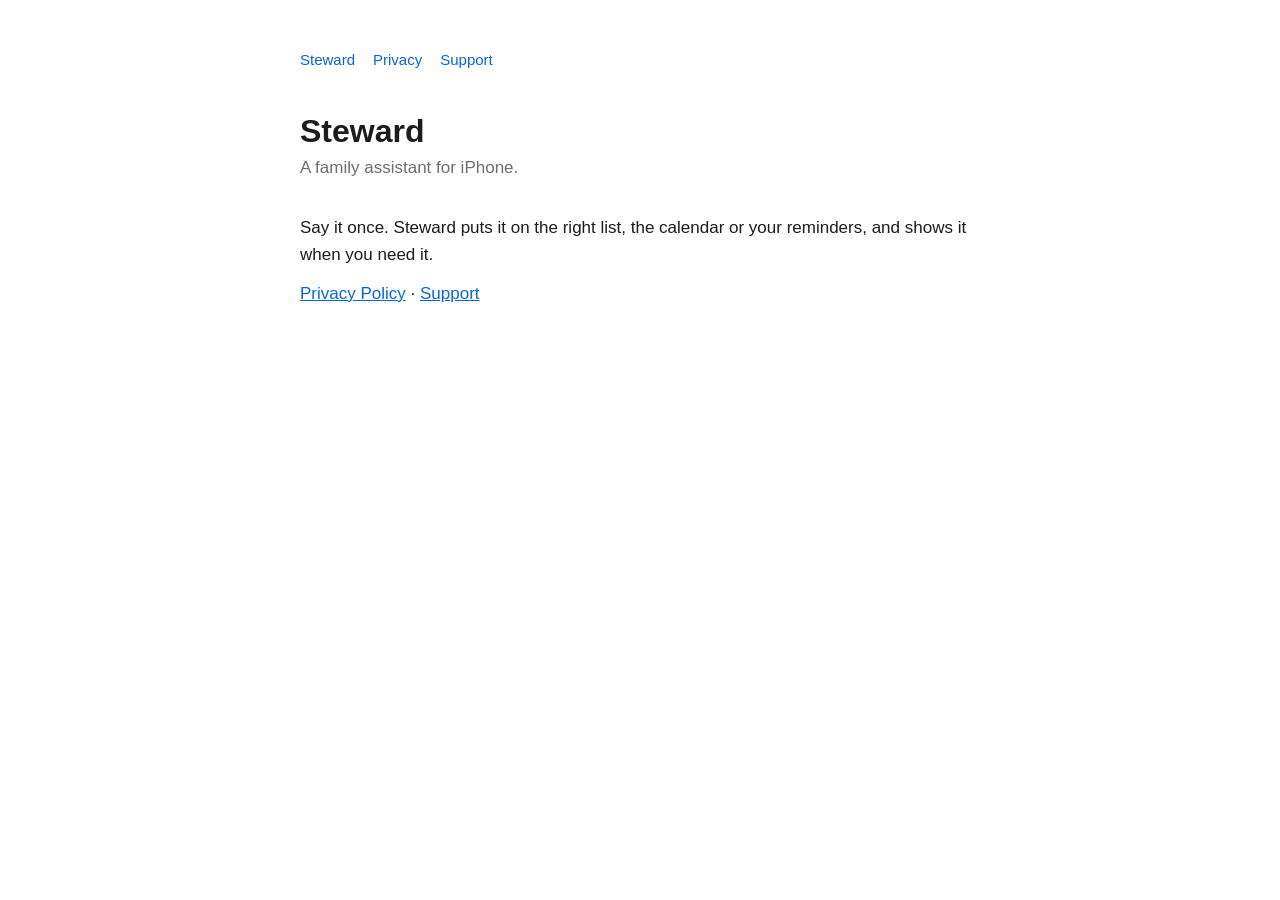
<file: index.html>
<!DOCTYPE html><html lang="en"><head><meta charset="utf-8"><meta name="viewport" content="width=device-width, initial-scale=1"><link rel="stylesheet" href="style.css"><title>Steward</title></head><body>
<nav><a href="./">Steward</a><a href="privacy.html">Privacy</a><a href="support.html">Support</a></nav>
<h1>Steward</h1>
<p class="sub">A family assistant for iPhone.</p>
<p>Say it once. Steward puts it on the right list, the calendar or your reminders, and shows it when you need it.</p>
<p><a href="privacy.html">Privacy Policy</a> &middot; <a href="support.html">Support</a></p>
</body></html>
</file>
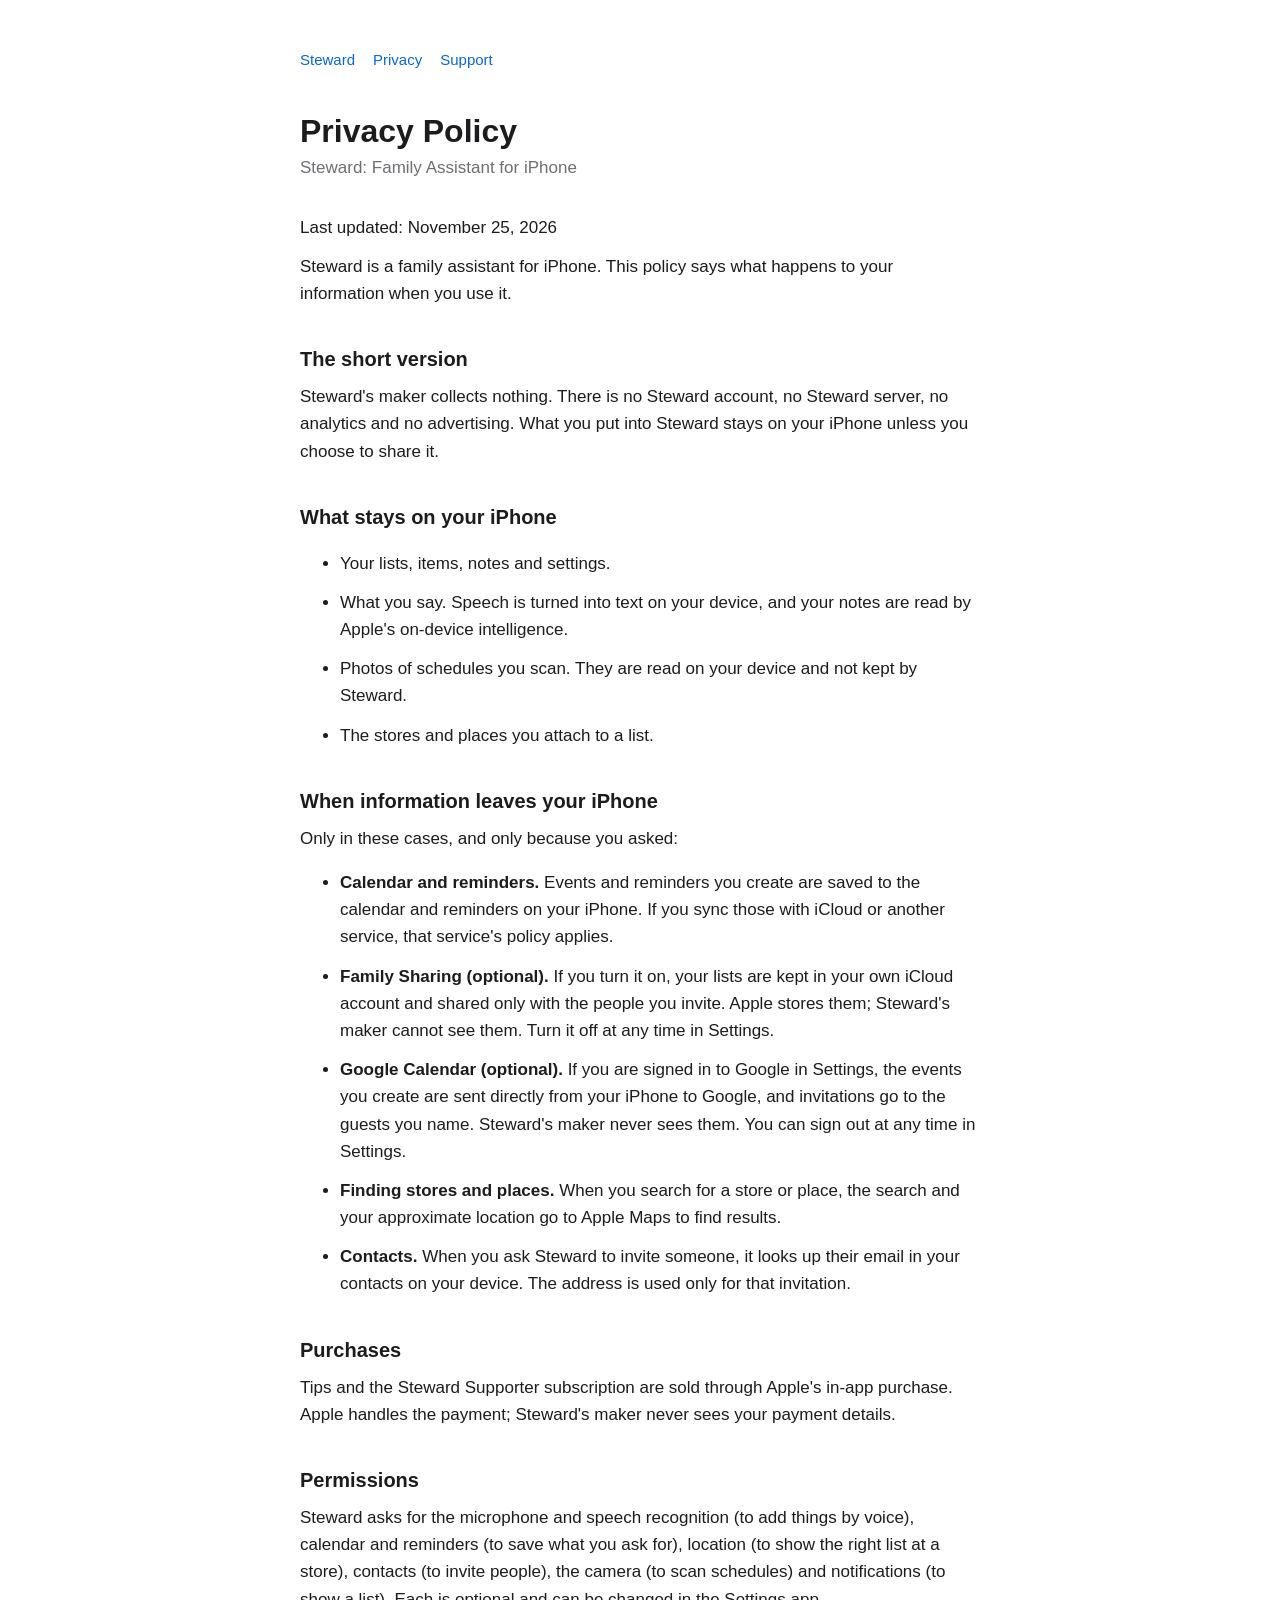
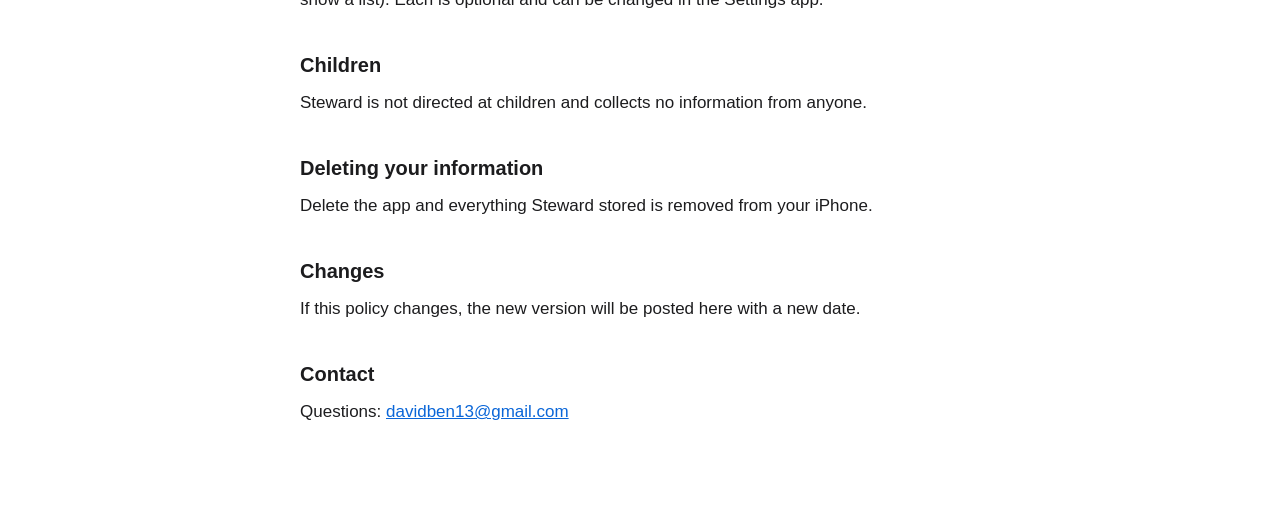
<file: privacy.html>
<!DOCTYPE html><html lang="en"><head><meta charset="utf-8"><meta name="viewport" content="width=device-width, initial-scale=1"><link rel="stylesheet" href="style.css"><title>Steward Privacy Policy</title></head><body>
<nav><a href="./">Steward</a><a href="privacy.html">Privacy</a><a href="support.html">Support</a></nav>
<h1>Privacy Policy</h1>
<p class="sub">Steward: Family Assistant for iPhone</p>
<p>Last updated: November 25, 2026</p>
<p>Steward is a family assistant for iPhone. This policy says what happens to your information when you use it.</p>
<h2>The short version</h2>
<p>Steward's maker collects nothing. There is no Steward account, no Steward server, no analytics and no advertising. What you put into Steward stays on your iPhone unless you choose to share it.</p>
<h2>What stays on your iPhone</h2>
<ul>
<li>Your lists, items, notes and settings.</li>
<li>What you say. Speech is turned into text on your device, and your notes are read by Apple's on-device intelligence.</li>
<li>Photos of schedules you scan. They are read on your device and not kept by Steward.</li>
<li>The stores and places you attach to a list.</li>
</ul>
<h2>When information leaves your iPhone</h2>
<p>Only in these cases, and only because you asked:</p>
<ul>
<li><strong>Calendar and reminders.</strong> Events and reminders you create are saved to the calendar and reminders on your iPhone. If you sync those with iCloud or another service, that service's policy applies.</li>
<li><strong>Family Sharing (optional).</strong> If you turn it on, your lists are kept in your own iCloud account and shared only with the people you invite. Apple stores them; Steward's maker cannot see them. Turn it off at any time in Settings.</li>
<li><strong>Google Calendar (optional).</strong> If you are signed in to Google in Settings, the events you create are sent directly from your iPhone to Google, and invitations go to the guests you name. Steward's maker never sees them. You can sign out at any time in Settings.</li>
<li><strong>Finding stores and places.</strong> When you search for a store or place, the search and your approximate location go to Apple Maps to find results.</li>
<li><strong>Contacts.</strong> When you ask Steward to invite someone, it looks up their email in your contacts on your device. The address is used only for that invitation.</li>
</ul>
<h2>Purchases</h2>
<p>Tips and the Steward Supporter subscription are sold through Apple's in-app purchase. Apple handles the payment; Steward's maker never sees your payment details.</p>
<h2>Permissions</h2>
<p>Steward asks for the microphone and speech recognition (to add things by voice), calendar and reminders (to save what you ask for), location (to show the right list at a store), contacts (to invite people), the camera (to scan schedules) and notifications (to show a list). Each is optional and can be changed in the Settings app.</p>
<h2>Children</h2>
<p>Steward is not directed at children and collects no information from anyone.</p>
<h2>Deleting your information</h2>
<p>Delete the app and everything Steward stored is removed from your iPhone.</p>
<h2>Changes</h2>
<p>If this policy changes, the new version will be posted here with a new date.</p>
<h2>Contact</h2>
<p>Questions: <a href="mailto:davidben13@gmail.com?subject=Steward%20privacy">davidben13@gmail.com</a></p>
</body></html>
</file>
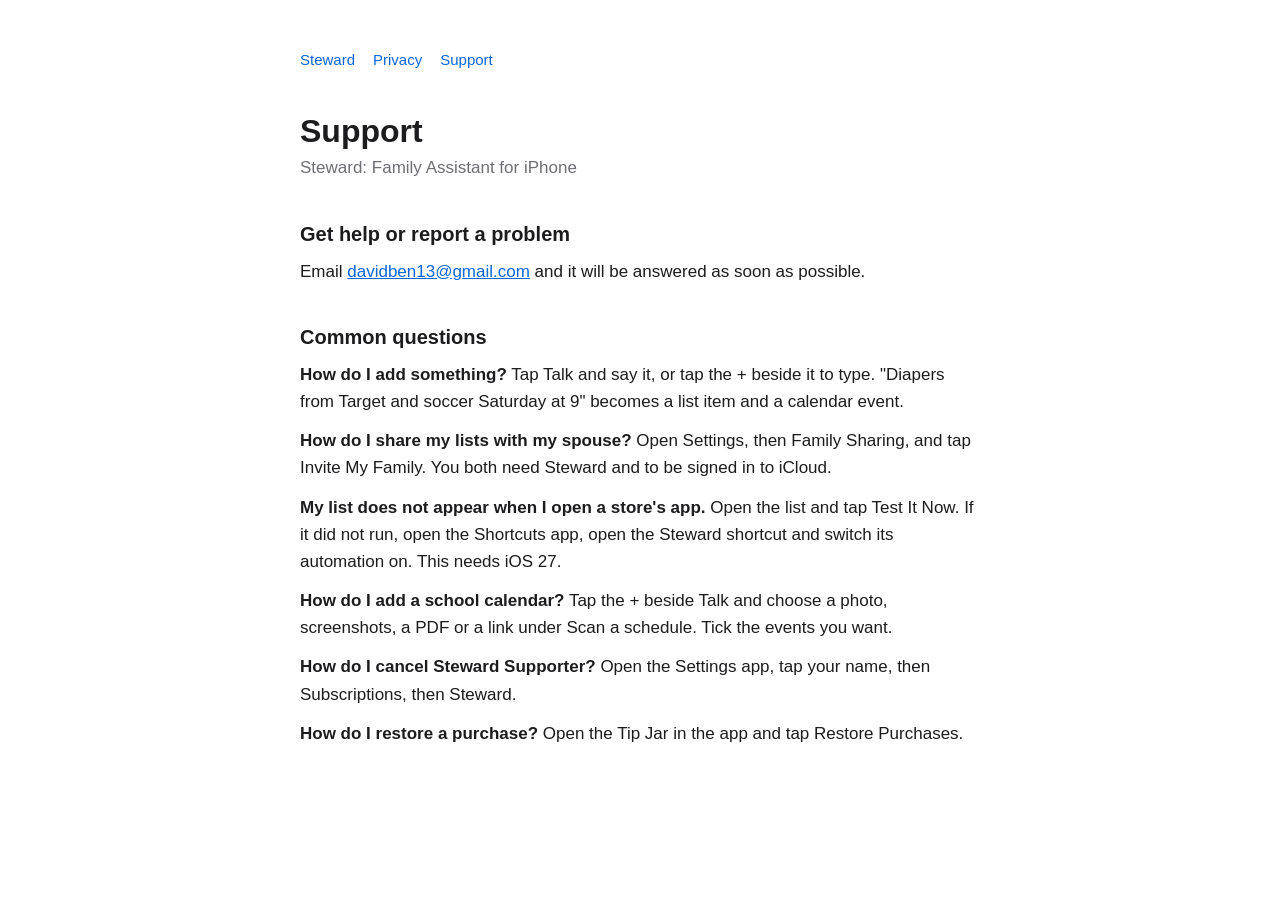
<file: support.html>
<!DOCTYPE html><html lang="en"><head><meta charset="utf-8"><meta name="viewport" content="width=device-width, initial-scale=1"><link rel="stylesheet" href="style.css"><title>Steward Support</title></head><body>
<nav><a href="./">Steward</a><a href="privacy.html">Privacy</a><a href="support.html">Support</a></nav>
<h1>Support</h1>
<p class="sub">Steward: Family Assistant for iPhone</p>

<h2>Get help or report a problem</h2>
<p>Email <a href="mailto:davidben13@gmail.com?subject=Steward%20support">davidben13@gmail.com</a> and it will be answered as soon as possible.</p>

<h2>Common questions</h2>
<p><strong>How do I add something?</strong> Tap Talk and say it, or tap the + beside it to type. "Diapers from Target and soccer Saturday at 9" becomes a list item and a calendar event.</p>
<p><strong>How do I share my lists with my spouse?</strong> Open Settings, then Family Sharing, and tap Invite My Family. You both need Steward and to be signed in to iCloud.</p>
<p><strong>My list does not appear when I open a store's app.</strong> Open the list and tap Test It Now. If it did not run, open the Shortcuts app, open the Steward shortcut and switch its automation on. This needs iOS 27.</p>
<p><strong>How do I add a school calendar?</strong> Tap the + beside Talk and choose a photo, screenshots, a PDF or a link under Scan a schedule. Tick the events you want.</p>
<p><strong>How do I cancel Steward Supporter?</strong> Open the Settings app, tap your name, then Subscriptions, then Steward.</p>
<p><strong>How do I restore a purchase?</strong> Open the Tip Jar in the app and tap Restore Purchases.</p>
</body></html>
</file>
<file: style.css>
:root { color-scheme: light dark; }
body { font: 17px/1.6 -apple-system, BlinkMacSystemFont, "Segoe UI", Roboto, sans-serif; max-width: 680px; margin: 0 auto; padding: 48px 22px 80px; color: #1c1c1e; background: #fff; }
h1 { font-size: 32px; line-height: 1.2; margin: 0 0 4px; }
h2 { font-size: 20px; margin: 36px 0 8px; }
p, li { margin: 0 0 12px; }
.sub { color: #6e6e73; margin-bottom: 32px; }
a { color: #0a66d8; }
nav { margin-bottom: 40px; font-size: 15px; }
nav a { margin-right: 18px; text-decoration: none; }
@media (prefers-color-scheme: dark) { body { background: #000; color: #f2f2f7; } .sub { color: #98989f; } a { color: #4da3ff; } }
</file>
